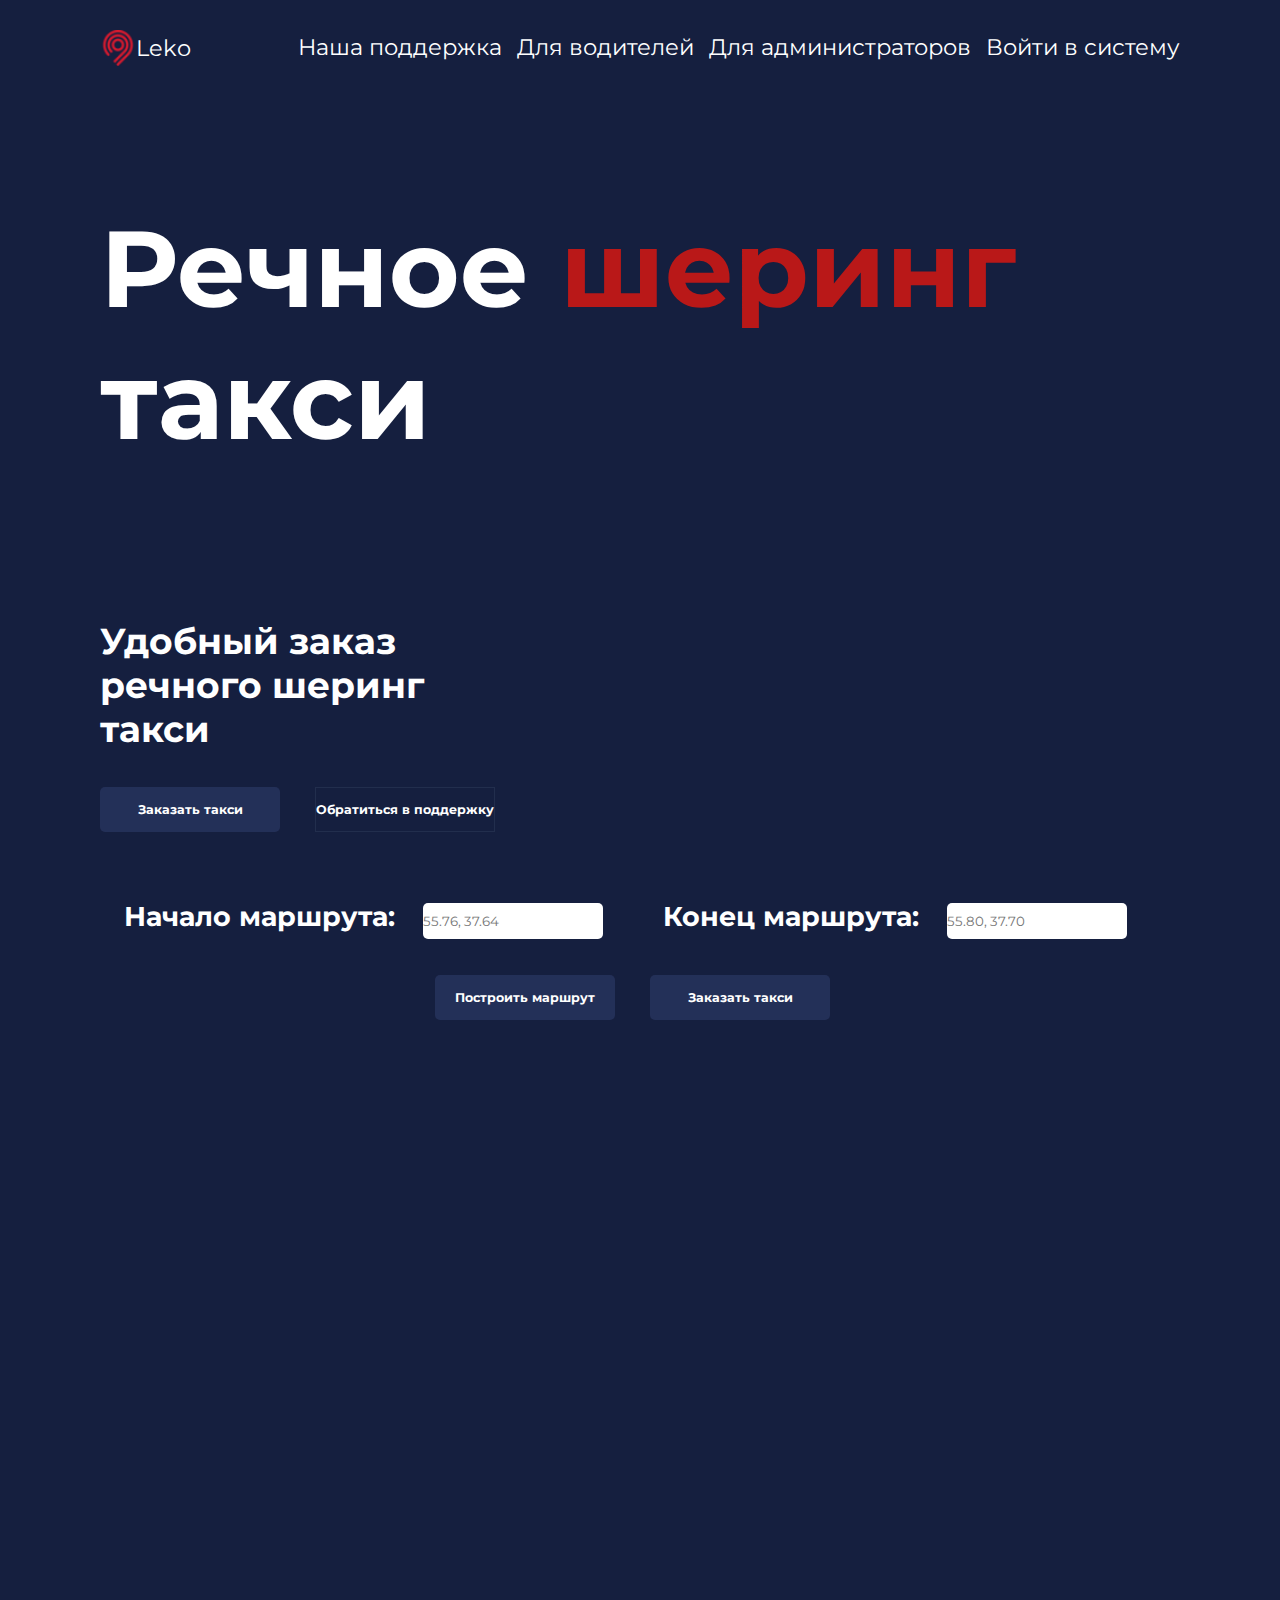
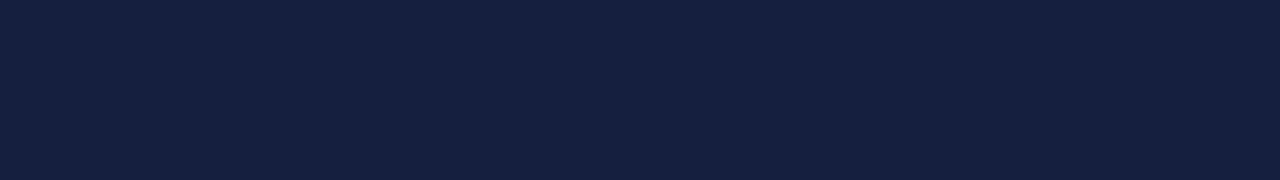
<file: front/taxi/index.html>
﻿<!DOCTYPE html>
<html lang="en">
<head>
    <meta charset="UTF-8">
    <meta name="viewport" content="width=device-width, initial-scale=1.0">
    <title>MoscowTaxi by Leko</title>
    <link rel="stylesheet" type="text/css" href="styles/header.css">
    <link rel="stylesheet" type="text/css" href="styles/heropage.css">
    <link rel="stylesheet" type="text/css" href="styles/index.css">
    <link rel="stylesheet" type="text/css" href="styles/main.css">
    <link rel="icon" type="image/png" sizes="32x32" href="images/icon.png">


    <script src="https://api-maps.yandex.ru/2.1/?apikey=3f45c0f4-e42a-443b-815e-0a8791762fb3&lang=ru_RU" type="text/javascript"></script>
    <script src="app.js" defer></script>
</head>
<body>
    <header class="header">
        <div class="header-container">
            <div class="header-logo">
                <img src="images/icon.png" alt="">
                <p>Leko</p>
            </div>
            <div class="header-list">
                <ul class="list-ul">
                    <a class="help" href="mailto:hello@gmail.com?subject=Нужна%20помощь!" target="_blank" rel="nofollow" aria-label="Leko" title="Leko"><li>Наша поддержка</li></a>
                    <a class="drivers" href="driver.html"><li>Для водителей</li></a>
                    <a class="admins" href="login.html"><li>Для администраторов</li></a>
                    <a class="system" href="login.html"><li>Войти в систему</li></a>
                </ul>
            </div>
            <div class="burger-icon" id="burger-icon">
                <img src="images/burger-menu.png" style="width: 3vh; height: 3vh;" alt="">
            </div>
            <div class="close-icon" id="close-icon" style="display: none;">
                <img src="images/close.png" alt="">
            </div>
        </div>
        <div class="mobile-menu" id="mobile-menu" style="display: none;">
            <ul class="list-ul">
                <a href="#"><li>Наша поддержка</li></a>
                <a href="driver.html"><li>Для водителей</li></a>
                <a href="login.html"><li>Для администраторов</li></a>
                <a href="login.html"><li>Войти в систему</li></a>
            </ul>
        </div>
    </header>
    <heropage class="heropage">
        <div class="heropage-container">
            <div class="heropage-main">
                <h1>Речное <span> шеринг</span> такси</h1>
            </div>
            <div class="left-right-container">
                <div class="hero-left">
                    <div class="hero-left-paragraph">
                        <p>Удобный заказ <br> речного шеринг<br>такси</p>
                    </div>
                    <div class="buttons">
                        <a href="#section1"><button class="btn1">Заказать такси</button></a>
                        <a  href="mailto:hello@gmail.com?subject=Нужна%20помощь!" target="_blank" rel="nofollow" aria-label="Leko" title="Leko"><button class="btn2">Обратиться в поддержку</button></a>
                    </div>
                </div>
            </div>
        </div>
    </heropage>
    <main>
        <div class="map" id="map" style="width:100%;height: 650px;"></div>
        <div class="print-marsh" id="section1">
            <div class="labels">
                <label>Начало маршрута: <input class="input1" id="startPoint" placeholder="55.76, 37.64"></label><br>
                <label>Конец маршрута: <input class="input2" id="endPoint" placeholder="55.80, 37.70"></label><br>
            </div>
            <div class="buttons">
                <button class="btn1" id="buildRoute">Построить маршрут</button>
                <button class="btn1" id="startTaxi">Заказать такси</button>
            </div>
        </div>
    </main>
    <script>
        function startTracking() {
            const orderId = document.getElementById("orderId").value;
            if (orderId) {
                fetchRoute(orderId); // Вызов fetchRoute с введенным ID заказа
            } else {
                alert("Введите ID заказа!");
            }
        }

        document.getElementById('burger-icon').addEventListener('click', function() {
    document.getElementById('mobile-menu').style.display = 'flex';
    this.style.display = 'none'; // Скрыть бургер-меню
    document.getElementById('close-icon').style.display = 'block'; // Показать кнопку закрытия
});

document.getElementById('close-icon').addEventListener('click', function() {
    document.getElementById('mobile-menu').style.display = 'none';
    document.getElementById('burger-icon').style.display = 'block'; // Показать бургер-меню
    this.style.display = 'none'; // Скрыть кнопку закрытия
});


    </script>
</body>
</html>
</file>
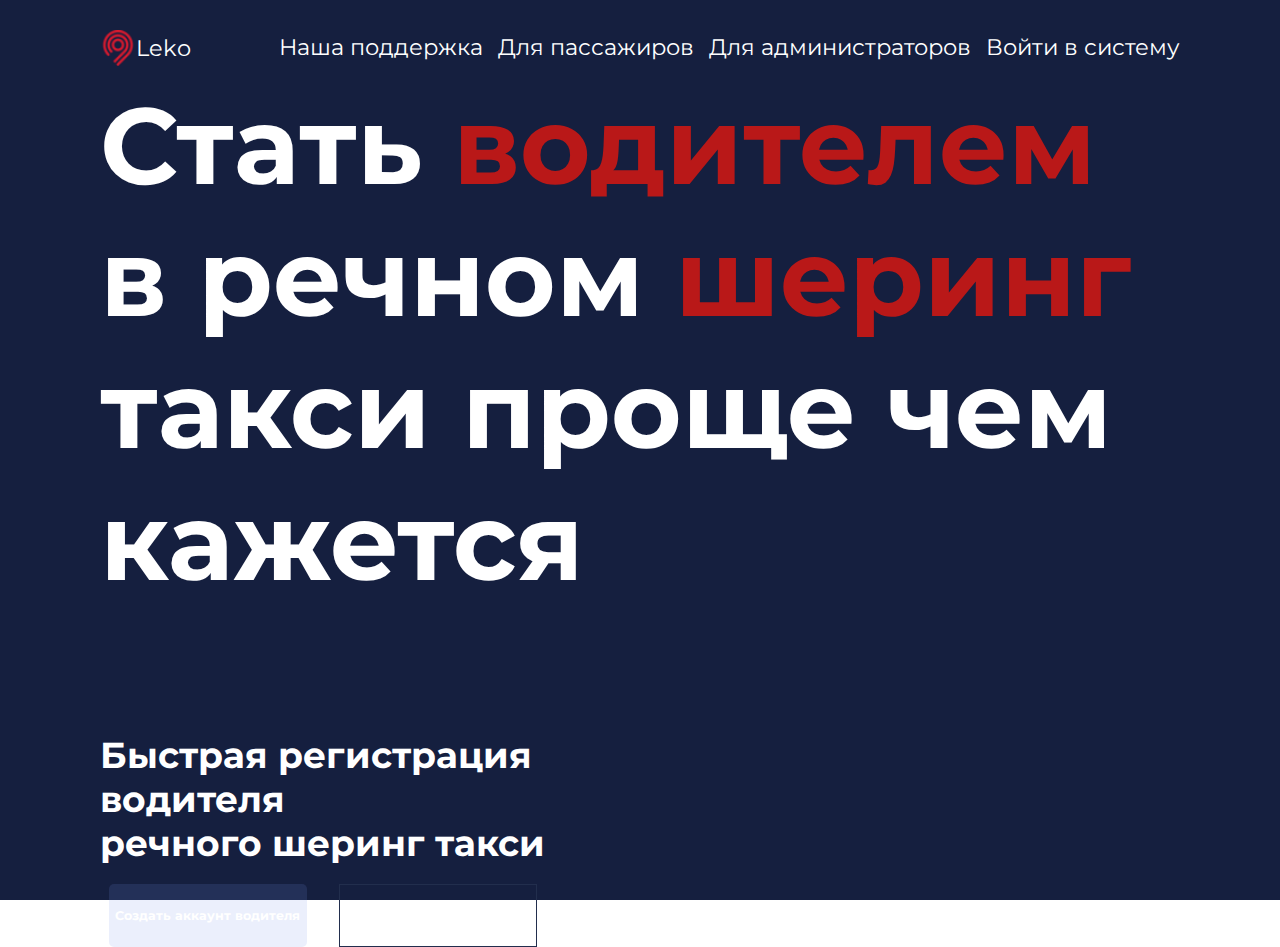
<file: front/taxi/driver.html>
﻿<!DOCTYPE html>
<html lang="en">
<head>
    <meta charset="UTF-8">
    <meta name="viewport" content="width=device-width, initial-scale=1.0">
    <link rel="stylesheet" type="text/css" href="driver-style/heropage.css">
    <link rel="stylesheet" type="text/css" href="styles/index.css">
    <link rel="stylesheet" type="text/css" href="driver-style/herader.css">
    <link rel="stylesheet" href="styles/header.css">
    <link rel="icon" type="image/png" sizes="32x32" href="images/icon.png">
    <title>Для водителей</title>
</head>
<body>
    <header>
        <div class="header-container">
            <div class="header-logo">
                <a href=""></a>
                <img src="images/icon.png" alt="">
                <p>Leko</p>
            </div>
            <div class="header-list">
                <ul class="list-ul">
                    <a class="help" href="mailto:hello@gmail.com?subject=Нужна%20помощь!" target="_blank" rel="nofollow" aria-label="Leko" title="Leko"><li>Наша поддержка</li></a>
                    <a class="drivers" href="index.html"><li>Для пассажиров</li></a>
                    <a class="admins" href="#"><li>Для администраторов</li></a>
                    <a class="system" href="driverlogin.html"><li>Войти в систему</li></a>
                </ul>
            </div>
            <div class="burger-icon" id="burger-icon">
                <img src="images/burger-menu.png" style="width: 3vh; height: 3vh;" alt="">
            </div>
            <div class="close-icon" id="close-icon" style="display: none;">
                <img src="images/close.png" alt="">
            </div>
            <div class="mobile-menu" id="mobile-menu" style="display: none;">
                <ul class="list-ul">
                    <a href="#"><li>Наша поддержка</li></a>
                    <a href="index.html"><li>Для пассажиров</li></a>
                    <a href="#"><li>Для администраторов</li></a>
                    <a href="login.html"><li>Войти в систему</li></a>
                </ul>
            </div>
        </div>
    </header>
    <heropage>
        <div class="heropage-container">
            <div class="heropage-main">
                <h1>Стать <span> водителем </span> в речном <span> шеринг</span> такси проще чем кажется</h1>
            </div>
            <div class="left-right-container">
                <div class="hero-left">
                    <div class="hero-left-paragraph">
                        <p>Быстрая регистрация <br> водителя <br> речного шеринг такси</p>
                    </div>
                    <div class="buttons">
                        <a href="driverregister.html"><button class="btn1">Создать аккаунт водителя</button></a>
                        <a href="mailto:hello@gmail.com?subject=Нужна%20помощь!" target="_blank" rel="nofollow" aria-label="Leko" title="Leko"><button class="btn2">Обратиться в поддержку</button></a>
                    </div>
                </div>
            </div>
    </heropage>
    <script>
        document.getElementById('burger-icon').addEventListener('click', function() {
        document.getElementById('mobile-menu').style.display = 'flex';
        this.style.display = 'none'; // Скрыть бургер-меню
        document.getElementById('close-icon').style.display = 'block'; // Показать кнопку закрытия
    });

        document.getElementById('close-icon').addEventListener('click', function() {
        document.getElementById('mobile-menu').style.display = 'none';
        document.getElementById('burger-icon').style.display = 'block'; // Показать бургер-меню
        this.style.display = 'none'; // Скрыть кнопку закрытия
    });


    </script>
</body>
</html>
</file>
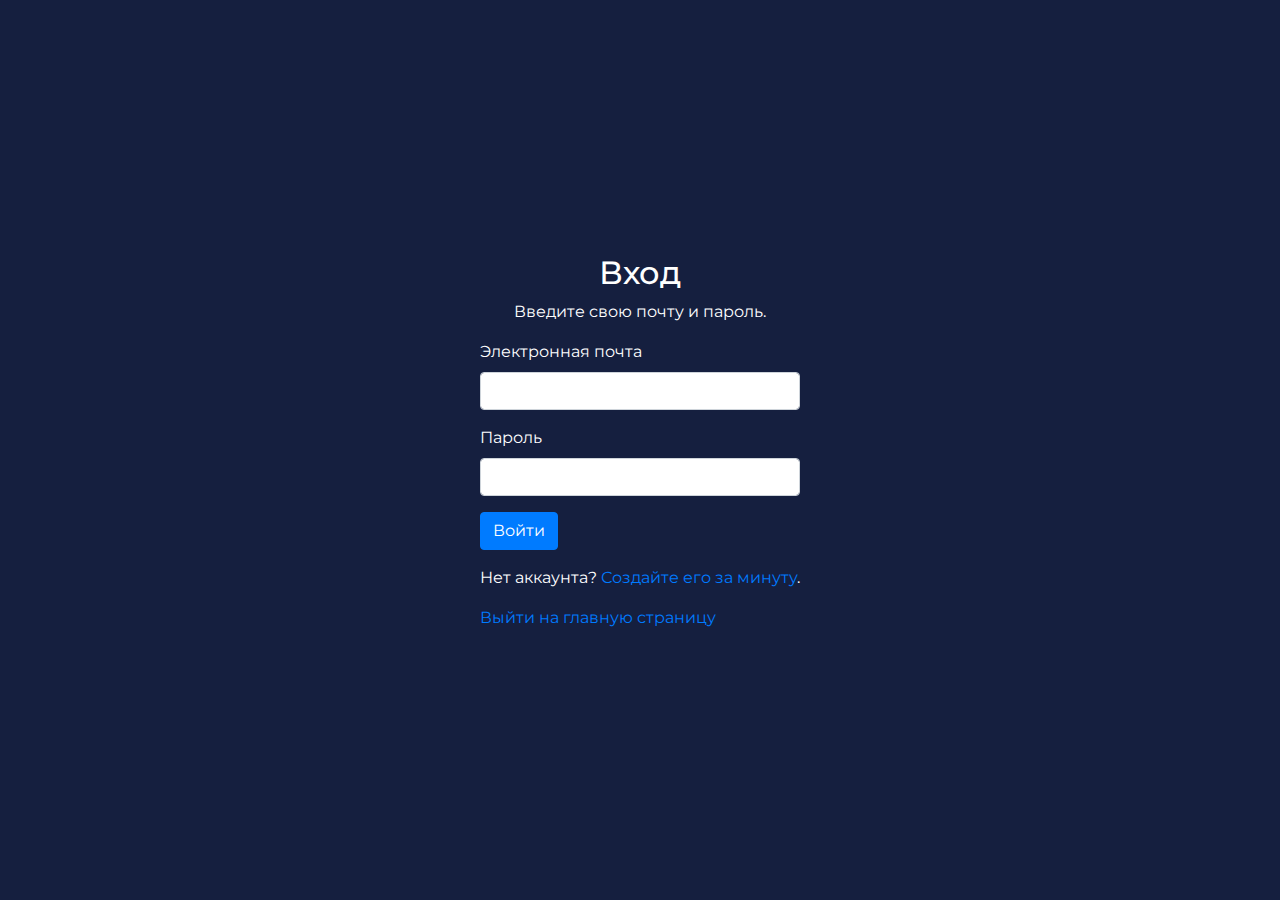
<file: front/taxi/driverlogin.html>
﻿<!DOCTYPE html>
<html lang="ru">
    <head>
        <meta charset="UTF-8">
        <title>Вход</title>
        <link rel="stylesheet" href="styles/contact.css">
        <link rel="icon" type="image/png" sizes="32x32" href="images/icon.png">
        <link rel="stylesheet" href="styles/login.css">
        <link rel="stylesheet" href="styles/index.css">
        <link rel="stylesheet" href="https://stackpath.bootstrapcdn.com/bootstrap/4.4.1/css/bootstrap.min.css">
    </head>
    <body style="background: #151f3f;">
        <div class="container">
            <div class="row">
                <div class="col-md-12">
                    <h2>Вход</h2>
                    <p>Введите свою почту и пароль.</p>
                    <form action="" method="post">
                        <div class="form-group">
                            <label>Электронная почта</label>
                            <input type="email" name="email" class="form-control" required />
                        </div>    
                        <div class="form-group">
                            <label>Пароль</label>
                            <input type="password" name="password" class="form-control" required>
                        </div>
                        <div class="form-group">
                            <input type="submit" name="submit" class="btn btn-primary" value="Войти">
                        </div>
                        <p>Нет аккаунта? <a href="register.html">Создайте его за минуту</a>.</p>
                        <p><a href="index.html">Выйти на главную страницу </a></p>
                    </form>
                </div>
            </div>
        </div>    
    </body>
</html>
</file>
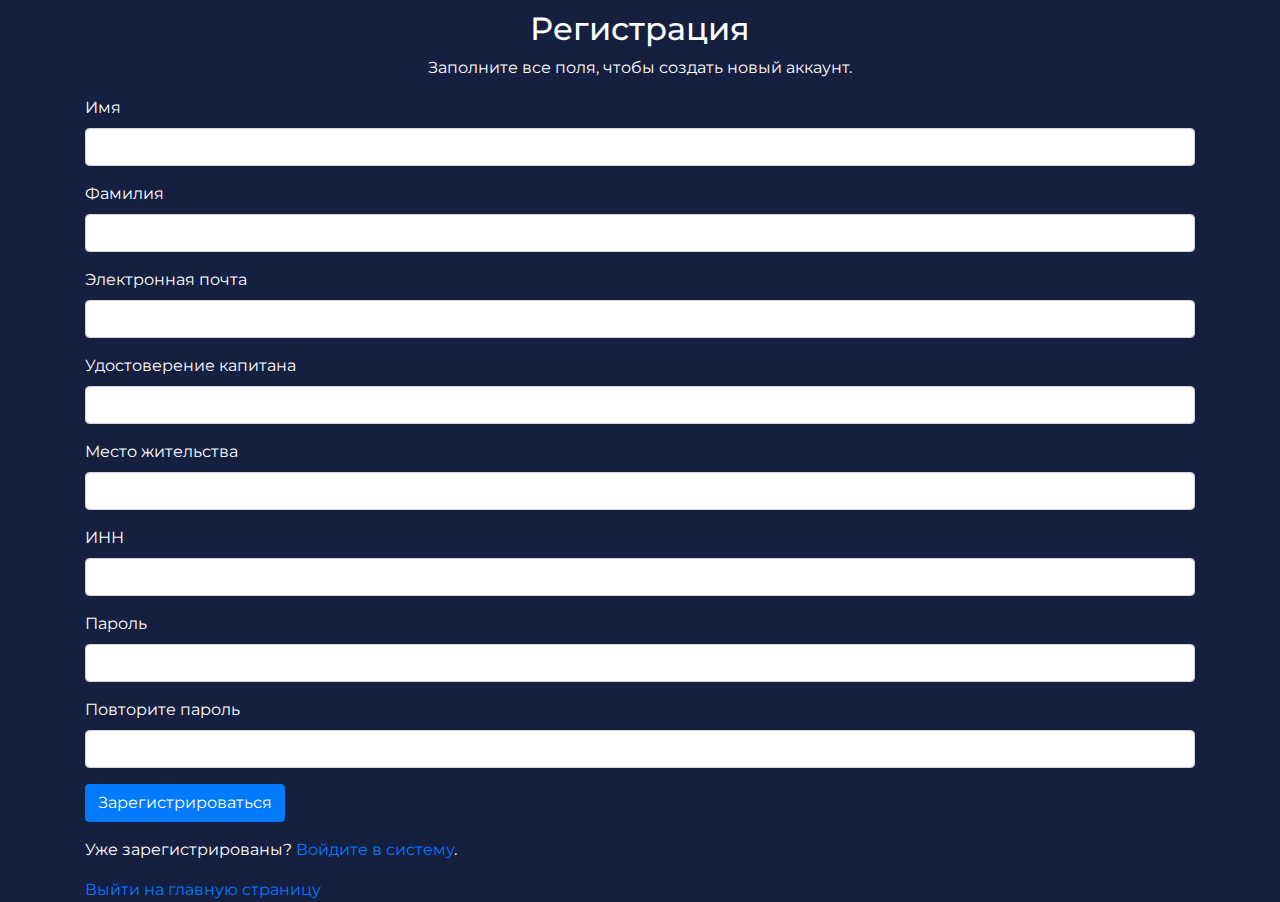
<file: front/taxi/driverregister.html>
﻿<!DOCTYPE html>
<html lang="en">
<head>
    <meta charset="UTF-8">
    <meta name="viewport" content="width=device-width, initial-scale=1.0">
    <title>Drive register</title>
    <link rel="icon" type="image/png" sizes="32x32" href="images/icon.png">
    <link rel="stylesheet" href="styles/driveregister.css">
    <link rel="stylesheet" href="styles/index.css">
    <link rel="stylesheet" href="https://stackpath.bootstrapcdn.com/bootstrap/4.4.1/css/bootstrap.min.css">

</head>
<body style="background: #151f3f;">
        <div class="container">
            <div class="row">
                <div class="col-md-12">
                    <h2>Регистрация</h2>
                    <p>Заполните все поля, чтобы создать новый аккаунт.</p>
                </div>
            </div>
            <form action="" method="post">
                <div class="form-group">
                    <label>Имя</label>
                    <input type="text" name="name" class="form-control" required>
                </div>    
                <div class="form-group">
                    <label>Фамилия</label>
                    <input type="surname" name="surname" class="form-control" required />
                </div>    
                <div class="form-group">
                    <label>Электронная почта</label>
                    <input type="email" name="email" class="form-control" required />
                </div>    
                <div class="form-group">
                    <label>Удостоверение капитана</label>
                    <input type="proof" name="proof" class="form-control" required />
                </div>    
                <div class="form-group">
                    <label>Место жительства</label>
                    <input type="por" name="por" class="form-control" required />
                </div>              
                <div class="form-group">
                    <label>ИНН</label>
                    <input type="INN" name="INN" class="form-control" required />
                </div>      
                <div class="form-group">
                    <label>Пароль</label>
                    <input type="password" name="password" class="form-control" required>
                </div>
                <div class="form-group">
                    <label>Повторите пароль</label>
                    <input type="password" name="confirm_password" class="form-control" required>
                </div>
                <div class="form-group">
                    <input type="submit" name="submit" class="btn btn-primary" value="Зарегистрироваться">
                </div>
                <p class="why">Уже зарегистрированы? <a href="login.html">Войдите в систему</a>.</p>
                <p><a href="index.html">Выйти на главную страницу </a></p>
            </form>
        </div>   
         
</body>
</html>
</file>
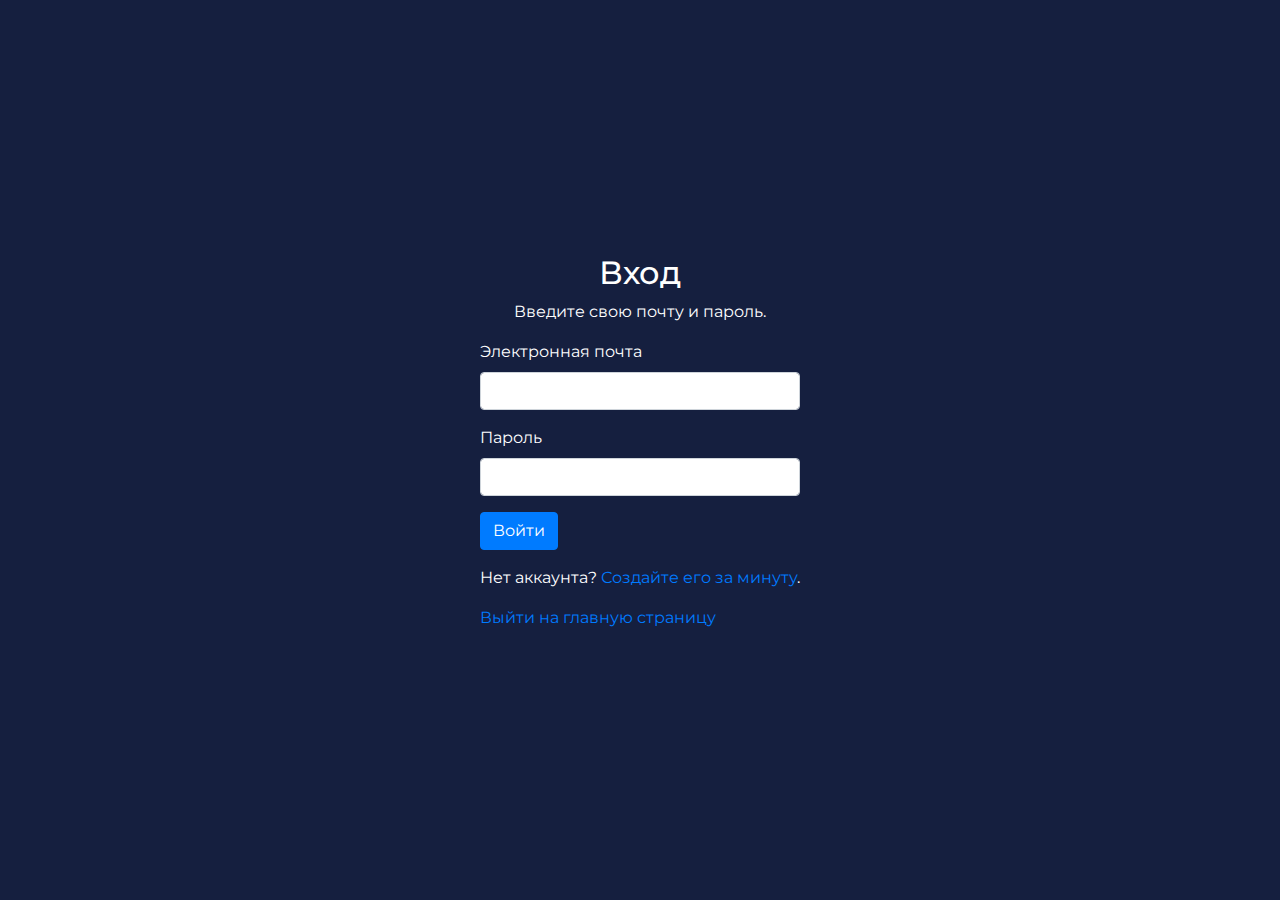
<file: front/taxi/login.html>
﻿<!DOCTYPE html>
<html lang="ru">
    <head>
        <meta charset="UTF-8">
        <title>Вход</title>
        <link rel="stylesheet" href="styles/contact.css">
        <link rel="icon" type="image/png" sizes="32x32" href="images/icon.png">
        <link rel="stylesheet" href="styles/login.css">
        <link rel="stylesheet" href="styles/index.css">
        <link rel="stylesheet" href="https://stackpath.bootstrapcdn.com/bootstrap/4.4.1/css/bootstrap.min.css">
    </head>
    <body style="background: #151f3f;">
        <div class="container">
            <div class="row">
                <div class="col-md-12">
                    <h2>Вход</h2>
                    <p>Введите свою почту и пароль.</p>
                    <form action="#" method="post">
                        <div class="form-group">
                            <label>Электронная почта</label>
                            <input type="email" name="email" class="form-control" required />
                        </div>    
                        <div class="form-group">
                            <label>Пароль</label>
                            <input type="password" name="password" class="form-control" required>
                        </div>
                        <div class="form-group">
                            <input type="submit" name="submit" class="btn btn-primary" value="Войти">
                        </div>
                        <p>Нет аккаунта? <a href="register.html">Создайте его за минуту</a>.</p>
                        <p><a href="index.html">Выйти на главную страницу </a></p>
                    </form>
                </div>
            </div>
        </div>    
    </body>
</html>
</file>
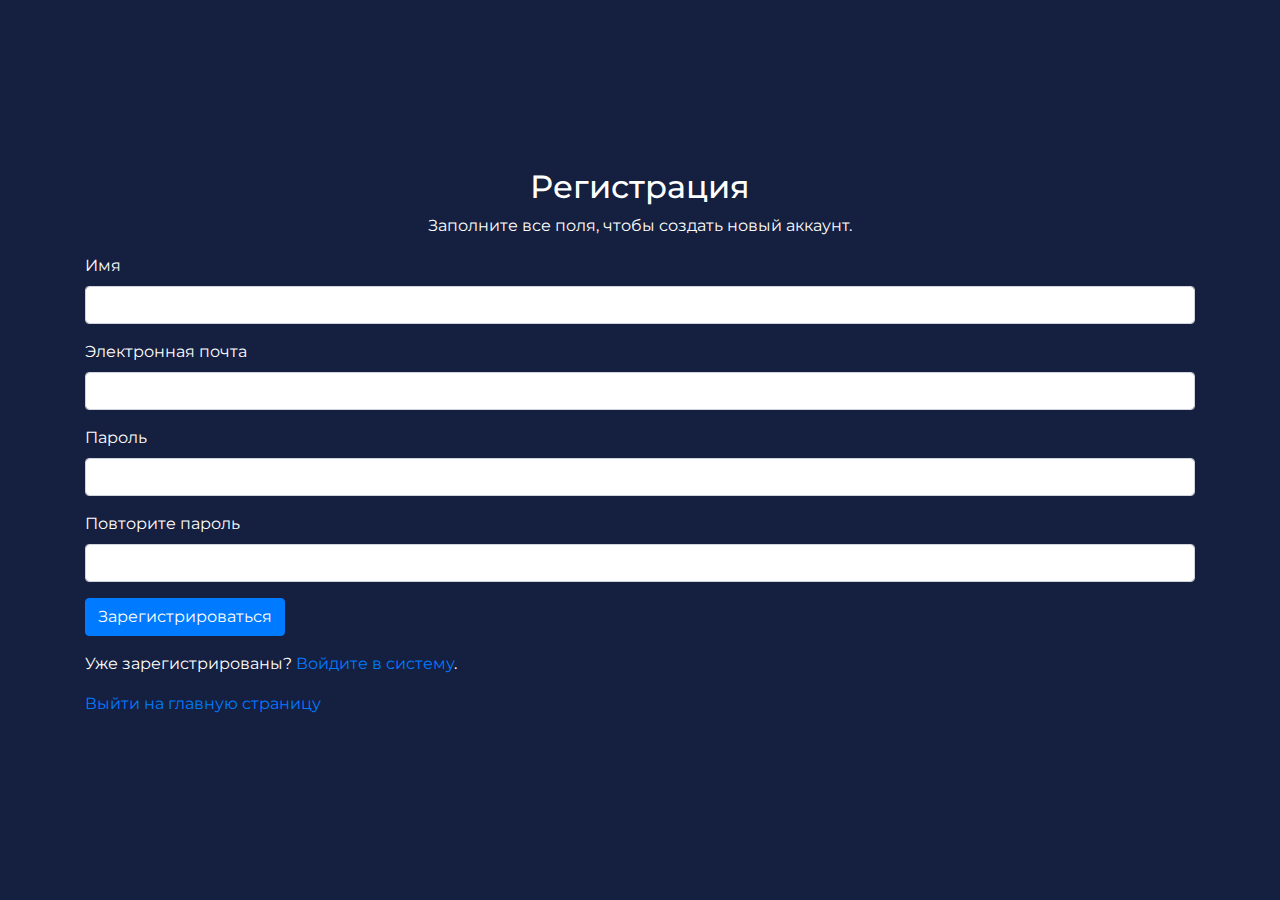
<file: front/taxi/register.html>
﻿<!DOCTYPE html>
<html lang="form-group">
    <head>
        <meta charset="UTF-8">
        <title>Регистрация</title>
        <link rel="stylesheet" href="styles/contact.css">
        <link rel="stylesheet" href="styles/register.css">
        <link rel="stylesheet" href="styles/index.css">
        <link rel="icon" type="image/png" sizes="32x32" href="images/icon.png">
        <link rel="stylesheet" href="https://stackpath.bootstrapcdn.com/bootstrap/4.4.1/css/bootstrap.min.css">
    </head>
    <body style="background: #151f3f;">
        <div class="container">
            <div class="row">
                <div class="col-md-12">
                    <h2>Регистрация</h2>
                    <p>Заполните все поля, чтобы создать новый аккаунт.</p>
                </div>
            </div>
            <form action="" method="post">
                <div class="form-group">
                    <label>Имя</label>
                    <input type="text" name="name" class="form-control" required>
                </div>    
                <div class="form-group">
                    <label>Электронная почта</label>
                    <input type="email" name="email" class="form-control" required />
                </div>    
                <div class="form-group">
                    <label>Пароль</label>
                    <input type="password" name="password" class="form-control" required>
                </div>
                <div class="form-group">
                    <label>Повторите пароль</label>
                    <input type="password" name="confirm_password" class="form-control" required>
                </div>
                <div class="form-group">
                    <input type="submit" name="submit" class="btn btn-primary" value="Зарегистрироваться">
                </div>
                <p>Уже зарегистрированы? <a href="login.html">Войдите в систему</a>.</p>
                <p><a href="index.html">Выйти на главную страницу </a></p>

            </form>
        </div>   
         
    </body>
</html>
</file>
<file: front/taxi/styles/header.css>
﻿.header{
    margin-top: 30px;
    position: absolute;
    height: 7vw;
    z-index: 999;
    width: 100%;
    color: #fff;
    font-family: Mons;
}
.header-container{
    display: flex;
    font-size: 2.5vh;
    justify-content: space-between;
    padding: 0 100px;
    align-items: center;
    background: transparent;
}
.header-logo{
    display: flex;
    text-align: center;
}
.header-logo p{
    display: flex;
    align-items: center;
}
.header-logo img{
    width: 4vh;
}
.header-list ul{
    list-style: none;
    display: flex;
    gap: 15px;
}

.list-ul .help::after,
.drivers::after,
.admins::after,
.system::after{
    content: '';
    display: block;
    bottom: -1px;
    right: 0;
    width: 0;
    height: 2px;
    background-color: rgb(189, 181, 181);
    transition: width 0.5s ease;
}

.help:hover:after,
.drivers:hover:after,
.admins:hover:after,
.system:hover:after{
	content: "";
    width: 100%;
    left: 0;
    height: 2px; 
    background-color: rgb(176, 107, 107); 
    transition: width 0.5s ease; 
}
     

.burger-icon{
    display: none;
}
.list-ul a{
    text-decoration: none;
    color: #fff;
}

.burger-icon, .close-icon {
    cursor: pointer;
    width: 3vh;
    height: 3vh;
}

@media screen and (max-width: 798px) {
    .header-container{
        display: flex;
        justify-content: space-around;
        padding: 0;
    }
    .header-list{
        display: none;
    }
    .burger-icon{
        display: flex;
        width: 30px;
        height: 30px;
    } 
    .header-logo img {
        margin-right: 10px;   
    }

    .mobile-menu {
        display: flex;
        height: 100vh;
        justify-content: center;
        align-items: center;
        background: #151f3f;/* Цвет фона меню */
    }
    .list-ul{
        list-style: none;
        gap: 35px;
        font-size: 23px;
        display: flex;
        flex-direction: column;
    }
    
    .burger-icon, .close-icon {
        cursor: pointer;
        width: 3vh;
        height: 3vh;
    }
    .close-icon img{
        width: 3vh;
        height: 3vh;
    }

    
}
</file>
<file: front/taxi/styles/heropage.css>
﻿.heropage{
    display: flex;
/*     background-image: url(../images/wallone.jpg); */
/*     background: #222e4d; */

    background: #151f3f;
    height: 100vh;
    background-repeat: no-repeat;
    background-size: cover;
    flex-direction: column;
    justify-content: center;
    padding: 0 100px;
}
.left-right-container{
    display: flex;
    justify-content:space-between;
    margin-top: 10vh;
    top: 7vh;
    position: relative;
}
.heropage-main h1{
    font-size: 12vh;
    color: #fff;
    font-family: Mons;
}
.heropage-main h2{
    font-size: 7vh;
    color: #fff;
    font-family: Mons;
    display: flex;
    justify-content: center;
}
.heropage-main{
    justify-content: center;
    flex-direction: column;
    align-items: center;
    display: flex;
    margin-top: 10vh;
}
.heropage-main span{
    color:rgb(185, 24, 24);
}
.hero-left{
    position: relative;
    color: #fff;
}
.hero-left-paragraph{
    font-size: 4vh;
    position: relative;
    font-weight: bold;
}
.hero-left-paragraph span{
    color: var(--color-what);
}
.buttons{
    display: flex;
    position: relative;
    justify-content: space-around;
}
.buttons button{
    width: 20vh;
    height: 5vh;
    margin-top: 4vh;
}
.btn1:hover,
.btn2:hover{
    background-color: #fff;
    color: black;
    transition: 0.5s ease; 
    cursor: pointer;
}
.btn1:active,
.btn2:active{
    background-color: hsl(240, 8%, 93%);
    color: #fff;
    box-shadow: rgb(231, 228, 236) 0px 0px 0px 0px;
    transform: translateY(10px);
    transition: 100ms;
}
.btn1:not(:hover),
.btn2:not(:hover){
    transition: 0.5s ease;
}
.btn1{
    color: #fff;/* 
    background-color: rgb(33, 40, 40); */
    background: rgba(123, 150, 232, .15);
    font-weight: bold;
    font-family: Mons;
    border: none;
    border-radius: 5px;
    font-size: 1.4vh;
    margin-right: 15px;
}
.btn2{
    color: #fff;
    font-size: 1.4vh;
    border-color: rgb(4, 19, 19);
    background: transparent;
    font-weight: bold;
    border: 1px solid #222e4d;
    font-family: Mons;
}
.hero-right{
    padding-left: 10px;
    position: relative;
    align-items: flex-end;
    display: flex;
    gap: 15px;
}
.hero-right img{
    width: 3.5vh;
    height: 3.5vh;
}
@media screen and (max-width: 798px){
    .heropage-main{
        margin: 0;
    }
    .heropage{
        display: flex;
        flex-direction: column;
        padding: 0;
    }
    .heropage-main h1{
        font-size: 4vh;
        justify-content: center;
        display: flex;
    }
    .heropage-main span{
        margin-left: 10px;
        margin-right: 10px;
    }
    .heropage-main h2{
        font-size: 3vh;
    }
    .btn1,.btn2{
        font-size: 1.6vh;
    }
    .buttons button{
        width: 150px;
        height: 45px;
        margin-top: 4vh;
    }
    .hero-left-paragraph{
        font-size: 6vh;
        margin-top: 10px;
    }
    .left-right-container{
        display: flex;
        flex-direction: column;
    }
    .hero-left-paragraph p{
        font-size: 30px;
        text-align: center;
        justify-content: center;
    }
    .hero-right{
        display: flex;
        justify-content: center;
        padding-top: 50px;
    }
}
</file>
<file: front/taxi/styles/index.css>
﻿* {
    padding: 0;
    margin: 0;
    font-family: Mons;
}
:root{
/*     --color-what: rgb(35, 59, 44); */
    --color-what:#222e4d;
}

@font-face {
    font-family: Mons;
    src: url(../fonts/Montserrat-VariableFont_wght\ —\ копия\ —\ копия.ttf);
}
html {
    scroll-behavior: smooth;
  }
</file>
<file: front/taxi/styles/main.css>
﻿main{
    background: #151f3f;
    display: flex;
    justify-content: center;
    align-content: center;
    flex-direction: column-reverse;
}
main .map{
    display: flex;
    margin-bottom: 10vh;
}
.print-marsh{
/*     display: flex;
    justify-content: center;
    align-items: center; */
}
.labels{
    display: flex;
    align-items: center;
    justify-content: center;
    color: #fff;
    font-family: Mons;
    font-size: 3vh;
    font-weight:bold;
    gap: 30px;
}
.input1,
.input2{
    margin-left: 20px;
}

.labels input{
    border: none;
    border-radius: 5px;
    width: 20vh;
    height: 4vh;
}
.buttons{
    display: flex;
    gap: 20px;
    margin-bottom: 20px;
    align-items: center;
    justify-content: center;
}

@media screen and (max-width: 798px) {
    .labels{
        font-size: 2.5vh;
        margin-bottom: 10px;
        text-align: center;
        justify-content: center;
        align-items: center;
    }
    .labels input{
        display: flex;
        justify-content: center;
        align-items: center;
        text-align: center;
        margin-left: 4px; 
        display: grid;
    }
    

}
</file>
<file: front/taxi/driver-style/heropage.css>
﻿heropage{
    display: flex;
    background: #151f3f;
    height: 100vh;
    background-repeat: no-repeat;
    background-size: cover;
    flex-direction: column;
    justify-content: center;
    padding: 0 100px;
}
.left-right-container{
    display: flex;
    justify-content:space-between;
    margin-top: 10vh;
    top: 4vh;
    position: relative;
}
.heropage-main h1{
    font-size: 12vh;
    color: #fff;
    font-family: Mons;
}
.heropage-main h2{
    font-size: 7vh;
    color: #fff;
    font-family: Mons;
    display: flex;
    justify-content: center;
}
.heropage-main{
    justify-content: center;
    flex-direction: column;
    align-items: center;
    display: flex;
    margin-top: 10vh;
}
.heropage-main span{
    color:rgb(185, 24, 24);
}
.hero-left{
    position: relative;
    color: #fff;
}
.hero-left-paragraph{
    margin-top: 0;
    font-size: 4vh;
    position: relative;
    font-weight: bold;
}
.hero-left-paragraph span{
    color: var(--color-what);
}
.buttons{
    display: flex;
    position: relative;
    justify-content: space-around;
    
    padding-top: 2.2vh;
}
.buttons button{
    width: 22vh;
    height: 7vh;
}
.btn1:hover,
.btn2:hover{
    background-color: #fff;
    color: black;
    transition: 0.5s ease; 
    cursor: pointer;
}
.btn1:active,
.btn2:active{
    background-color: hsl(240, 8%, 93%);
    color: #fff;
    box-shadow: rgb(231, 228, 236) 0px 0px 0px 0px;
    transform: translateY(10px);
    transition: 100ms;
}
.btn1:not(:hover),
.btn2:not(:hover){
    transition: 0.5s ease;
}
.btn1{
    color: #fff;/* 
    background-color: rgb(33, 40, 40); */
    background: rgba(123, 150, 232, .15);
    font-weight: bold;
    font-family: Mons;
    border: none;
    border-radius: 5px;
    font-size: 1.4vh;
    margin-right: 15px;
}
.btn2{
    color: #fff;
    font-size: 1.4vh;
    border-color: rgb(4, 19, 19);
    background: transparent;
    font-weight: bold;
    border: 1px solid #222e4d;
    font-family: Mons;
}
.hero-right{
    padding-left: 10px;
    position: relative;
    align-items: flex-end;
    display: flex;
    gap: 15px;
}
.hero-right img{
    width: 3.5vh;
    height: 3.5vh;
}
@media screen and (max-width: 798px){
    .heropage-main{
        margin: 0;
    }
    body{
        background: #151f3f;
    }
    heropage{
        display: flex;
        flex-direction: column;
        padding: 0;
        position: relative;
        height: 85vh;
    }
    .heropage-main h1{
        font-size: 4.5vh;
        text-align: center;
    }
    .heropage-main h2{
        font-size: 3vh;
    }
    .btn1,.btn2{
        font-size: 1.6vh;
    }
    .buttons{
        padding-top: 8vh;
    }
    .buttons button{
        width: 150px;
        height: 45px;
    }
    .hero-left-paragraph{
        font-size: 3.5vh;
        margin-top: 10px;
    }
    .left-right-container{
        display: flex;
        flex-direction: column;
        margin: 10px;
    }
    .hero-left-paragraph p{
        font-size: 2.5vh;
        text-align: center;
        justify-content: center;
    }
    .hero-right{
        display: flex;
        justify-content: center;
    }
    .mobile-menu{
        display: flex;        ;
                width: 100vh;
                height: 100vh;
                justify-content: center;
                align-items: center;
                background: #151f3f;

    }
}
</file>
<file: front/taxi/driver-style/herader.css>
﻿header{
    margin-top: 30px;
    position: absolute;
    height: 7vw;
    z-index: 999;
    width: 100%;
    color: #fff;
    font-family: Mons;
}
.header-container{
    display: flex;
    font-size: 2.5vh;
    justify-content: space-between;
    padding: 0 100px;
    align-items: center;
    background: transparent;
}
.header-logo{
    display: flex;
    text-align: center;
}
.header-logo p{
    display: flex;
    align-items: center;
}
.header-logo img{
    width: 4vh;
}
.header-list ul{
    list-style: none;
    display: flex;
    gap: 15px;
}
.burger-icon{
    display: none;
}
.list-ul a{
    text-decoration: none;
    color: #fff;
}

@media screen and (max-width: 798px) {
    .header-container{
        display: flex;
        justify-content: space-around;
        padding: 0;
        flex-direction: column;
    }
    .header-list{
        display: none;
    }
    .burger-icon{
        display: flex;
        width: 30px;
        height: 30px;
    } 
    .header-logo img {
        margin-right: 10px;   
    }
}
</file>
<file: front/taxi/styles/contact.css>
﻿*, body{
    background: #151f3f;
    color: #fff;
}
</file>
<file: front/taxi/styles/login.css>
﻿body{
    font-family: Mons;
    height: 100vh;
    display: flex;
    justify-content: center;
    align-items: center;
}
.col-md-12{
    display: flex;
    justify-content: center;
    align-items: center;
    flex-direction: column;
}
.form-group{
    font-family: Mons;
}
</file>
<file: front/taxi/styles/driveregister.css>
﻿body{
    height: 100vh;
}
.col-md-12{
    color: #fff;
    justify-content: center;
    align-items: center;
    display: flex;
    flex-direction: column;
    margin-top: 10px;
}
.form-group{
    color: #fff;
    font-family: Mons;
}
.why{
    color: #fff;
}
</file>
<file: front/taxi/styles/register.css>
﻿body{
    font-family: Mons;
    height: 100vh;
    display: flex;
    justify-content: center;
    align-items: center;
}
.col-md-12{
    display: flex;
    justify-content: center;
    align-items: center;
    flex-direction: column;
}
.form-group{
    font-family: Mons;
}
@media screen and (max-width: 798px){
    .col-md-12{
        font-size: 4vh;
    }
}
</file>
